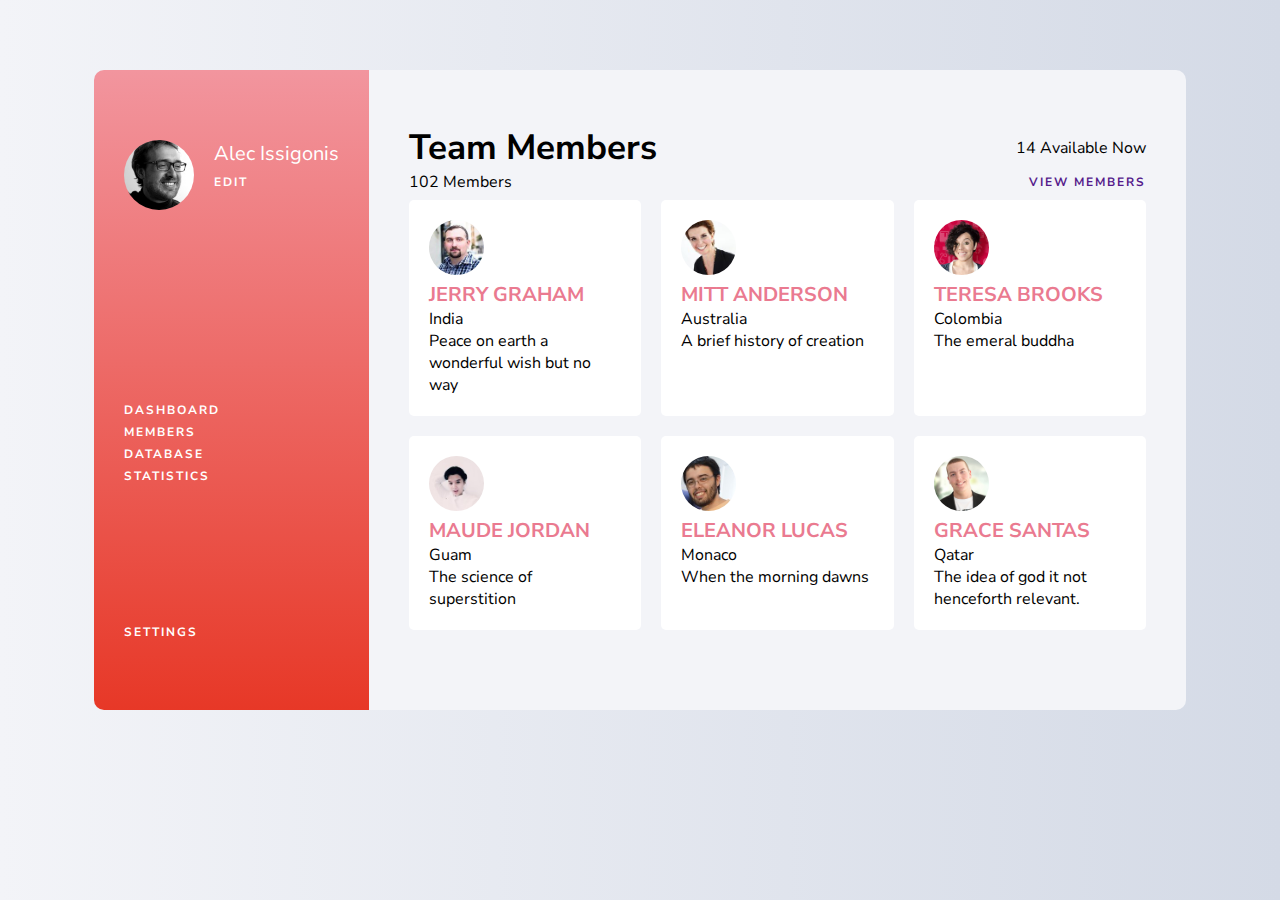
<file: index.html>
<!DOCTYPE html>
<html>

<head>
    <title>Practica Sass</title>
    <link href="https://fonts.googleapis.com/css?family=Nunito+Sans&display=swap" rel="stylesheet">
    <link rel="stylesheet" href="styles/css/main.css">
    <script> </script>

</head>

<body>
    <div class="main-container">

        <aside>
            <header class="aside-header">
                <img src="imgs/user.jpg" alt="User-avatar" class="user-profile-img">
                <div class="user-info">
                    <p class="user-name">Alec Issigonis</p>
                    <a href="" class="user-edit">Edit</a>
                </div>
            </header>
            <nav class="aside-menu-nav">
                <ul class="aside-menu-ul">
                    <li class="aside-menu-item"><a>Dashboard</a></li>
                    <li class="aside-menu-item aside-menu-item-active"><a>Members</a></li>
                    <li class="aside-menu-item"><a>Database</a></li>
                    <li class="aside-menu-item"><a>Statistics</a></li>
                </ul>
            </nav>
            <a href="" class="aside-settings">Settings</a>
        </aside>
        <section class="main-section">
            <header class="section-header">
                <div class="main-section-header-primary-info">
                    <h1 class="main-section-header-title">Team Members</h1>
                    <p class="main-section-header-members">102 Members</p>
                </div>
                <div class="main-section-header-secondary-info">
                    <p class="main-section-header-seconday-info-available">14 Available Now</p>
                    <a href="" class="main-section-header-secondary-info-viewmembers">View Members</a>
                </div>
            </header>
            <div class="main-section-article-container">

                <article class="main-section-article">
                    <img src="imgs/profile1.jpg" alt="member-avatar" class="main-section-article-avatar">
                    <h2 class="main-section-article-username">Jerry Graham</h2>
                    <p class="main-section-article-country">India</p>
                    <p class="main-section-article-description">Peace on earth a wonderful wish but no way</p>
                </article>
                <article class="main-section-article">
                    <img src="imgs/profile2.jpg" alt="member-avatar" class="main-section-article-avatar">
                    <h2 class="main-section-article-username">Mitt Anderson</h2>
                    <p class="main-section-article-country">Australia</p>
                    <p class="main-section-article-description">A brief history of creation</p>
                </article>
                <article class="main-section-article">
                    <img src="imgs/profile3.jpg" alt="member-avatar" class="main-section-article-avatar">
                    <h2 class="main-section-article-username">Teresa Brooks</h2>
                    <p class="main-section-article-country">Colombia</p>
                    <p class="main-section-article-description">The emeral buddha</p>
                </article>
                <article class="main-section-article">
                    <img src="imgs/profile4.jpg" alt="member-avatar" class="main-section-article-avatar">
                    <h2 class="main-section-article-username">Maude Jordan</h2>
                    <p class="main-section-article-country">Guam</p>
                    <p class="main-section-article-description">The science of superstition</p>
                </article>
                <article class="main-section-article">
                    <img src="imgs/profile5.jpg" alt="member-avatar" class="main-section-article-avatar">
                    <h2 class="main-section-article-username">Eleanor Lucas</h2>
                    <p class="main-section-article-country">Monaco</p>
                    <p class="main-section-article-description">When the morning dawns</p>
                </article>
                <article class="main-section-article">
                    <img src="imgs/profile6.jpg" alt="member-avatar" class="main-section-article-avatar">
                    <h2 class="main-section-article-username">Grace Santas</h2>
                    <p class="main-section-article-country">Qatar</p>
                    <p class="main-section-article-description">The idea of god it not henceforth relevant.</p>
                </article>
            </div>
        </section>


    </div>
</body>

</html>
</file>
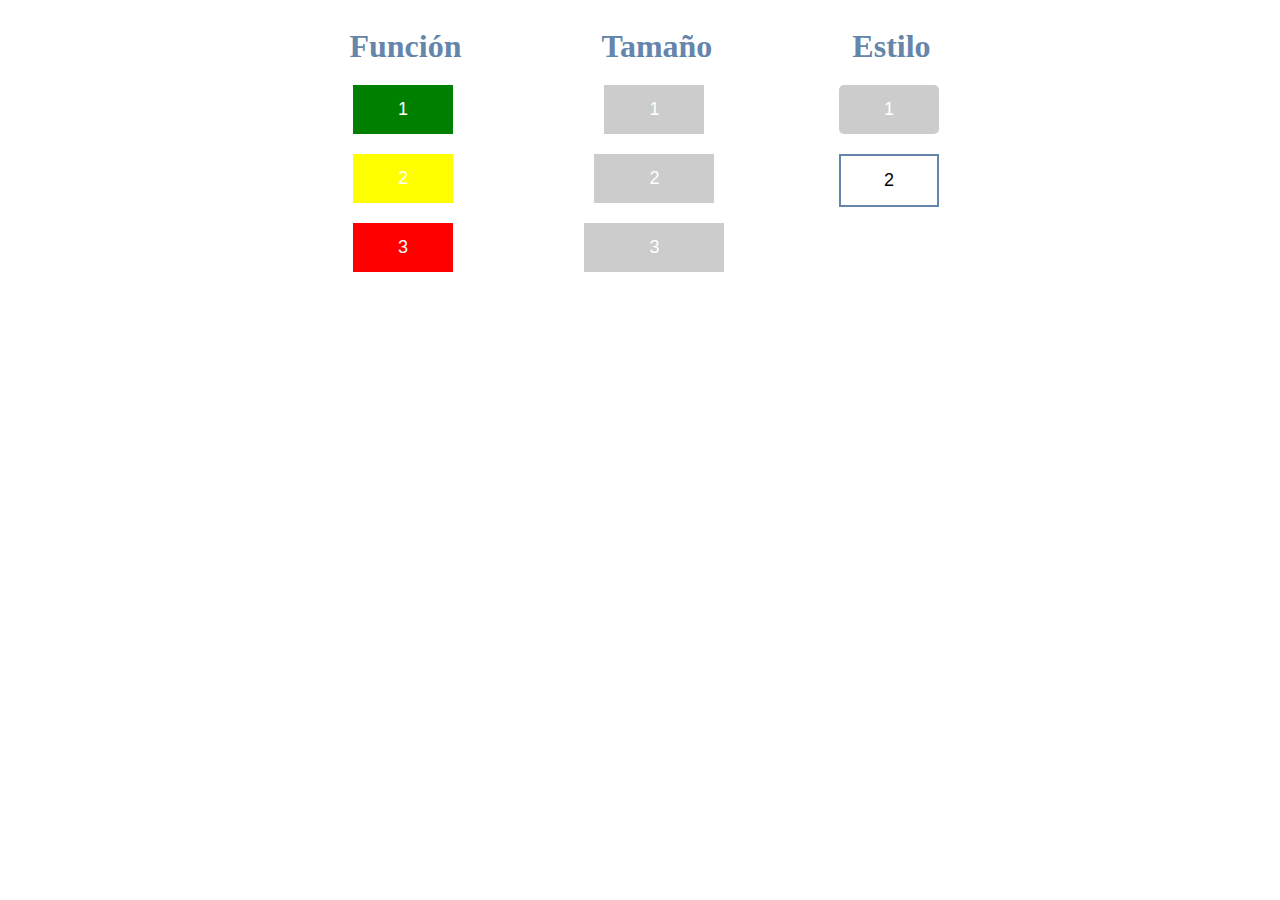
<file: buttons/buttons.html>
<!DOCTYPE html>
<html>

<head>
    <title>Buttons</title>
    <link href="https://fonts.googleapis.com/css?family=Nunito+Sans&display=swap" rel="stylesheet">
    <link rel="stylesheet" href="styles.css">
    <script> </script>

</head>

<body>
    <div class="button-container">
        <h1>Función</h1>
        <button class="button f1">1</button>
        <button class="button f2">2</button>
        <button class="button f3">3</button>

    </div>

    <div class="button-container">

        <h1>Tamaño</h1>
        <button class="button siz1">1</button>
        <button class="button siz2">2</button>
        <button class="button siz3">3</button>
    </div>
    <div class="button-container">

        <h1>Estilo</h1>
        <button class="button sty1">1</button>
        <button class="button sty2">2</button>
    </div>
</body>

</html>
</file>
<file: styles/css/main.css>
* {
  box-sizing: border-box;
}

a {
  text-decoration: none;
  text-transform: uppercase;
  letter-spacing: 2px;
  font-weight: bolder;
  font-size: 12px;
}

ul {
  margin: 0;
  padding: 0;
  list-style-type: none;
}

img {
  border-radius: 50%;
  margin: 0 20px 0 0;
}

h1 {
  font-size: 35px;
}

* {
  margin: 0;
  padding: 0;
}

body {
  font-family: "Nunito Sans", sans-serif;
  display: flex;
  justify-content: center;
  align-items: center;
  background: #f3f4f8;
  background: linear-gradient(to right, #f3f4f8 0%, #d4dae6 100%);
}
body .main-container {
  display: flex;
  padding: 70px 30px;
  justify-content: center;
  align-items: stretch;
  min-height: 80%;
  max-width: 90%;
}

aside {
  display: flex;
  flex-direction: column;
  justify-content: space-between;
  width: 40%;
  min-height: 100%;
  padding: 70px 30px;
  border-radius: 10px 0 0 10px;
  background: #f2959e;
  background: linear-gradient(to bottom, #f2959e 0%, #e73827 100%);
  color: white;
}
aside a {
  color: white;
}
aside header {
  display: flex;
  margin-bottom: 50px;
}

.user-info {
  display: flex;
  flex-direction: column;
  justify-content: space-between;
  height: 50px;
}

.user-name {
  font-size: 20px;
  white-space: nowrap;
}

.main-section {
  min-width: 60%;
  min-height: 80%;
  padding: 70px 30px;
  border-radius: 0 10px 10px 0;
  background-color: #f3f4f8;
}
.main-section .section-header {
  display: flex;
  justify-content: space-between;
  padding: 0;
  height: 50px;
}
.main-section .section-header div {
  line-height: 100%;
  margin: 0;
  padding: 0;
  display: flex;
  flex-direction: column;
  justify-content: space-between;
}
.main-section .section-header .main-section-header-primary-info {
  text-align: left;
  margin-left: 10px;
}
.main-section .section-header .main-section-header-secondary-info {
  text-align: right;
  margin-right: 10px;
}
.main-section .main-section-article-container {
  display: flex;
  flex-wrap: wrap;
}
.main-section .main-section-article {
  width: calc(100% / 3 - 20px);
  background-color: #fff;
  border-radius: 5px;
  margin: 10px;
  padding: 20px;
}

.main-section-article-username {
  color: #ea7a90;
  text-transform: uppercase;
  font-size: 20px;
}

.user-profile-img {
  width: 70px;
  height: 70px;
}

.main-section-article-avatar {
  width: 55px;
  height: 55px;
}

/*# sourceMappingURL=main.css.map */
</file>
<file: buttons/styles.css>
body {
  display: flex;
  justify-content: center; }

.button-container {
  display: flex;
  flex-direction: column;
  align-items: center;
  margin: 0 50px; }

h1 {
  color: #6585ab;
  margin: 20px;
  padding: 0; }

.button {
  text-align: center;
  font-size: large;
  color: white;
  width: 100px;
  cursor: pointer;
  background-color: #ccc;
  border: none;
  padding: 14px 40px;
  margin-right: 5px;
  margin-bottom: 20px; }
  .button:hover {
    background-color: #ddd; }
  .button:active {
    background-color: #fff; }
  .button.f1 {
    background-color: green; }
    .button.f1:hover {
      background-color: lightgreen; }
    .button.f1:active {
      background-color: #fff; }
  .button.f2 {
    background-color: yellow; }
    .button.f2:hover {
      background-color: lightyellow; }
    .button.f2:active {
      background-color: #fff; }
  .button.f3 {
    background-color: red; }
    .button.f3:hover {
      background-color: pink; }
    .button.f3:active {
      background-color: #fff; }
  .button.siz1 {
    width: 100px; }
    .button.siz1:hover {
      background-color: lightgreen; }
    .button.siz1:active {
      background-color: #fff; }
  .button.siz2 {
    width: 120px; }
    .button.siz2:hover {
      background-color: lightyellow; }
    .button.siz2:active {
      background-color: #fff; }
  .button.siz3 {
    width: 140px; }
    .button.siz3:hover {
      background-color: pink; }
    .button.siz3:active {
      background-color: #fff; }
  .button.siz1 {
    width: 100px; }
    .button.siz1:hover {
      background-color: lightgreen; }
    .button.siz1:active {
      background-color: #fff; }
  .button.siz2 {
    width: 120px; }
    .button.siz2:hover {
      background-color: lightyellow; }
    .button.siz2:active {
      background-color: #fff; }
  .button.sty1 {
    border-radius: 5px; }
    .button.sty1:hover {
      background-color: lightgreen; }
    .button.sty1:active {
      background-color: #fff; }
  .button.sty2 {
    border: 2px solid #6585ab;
    background-color: white;
    color: black; }
    .button.sty2:hover {
      background-color: lightyellow; }
    .button.sty2:active {
      background-color: #fff; }

/*# sourceMappingURL=styles.css.map */
</file>
